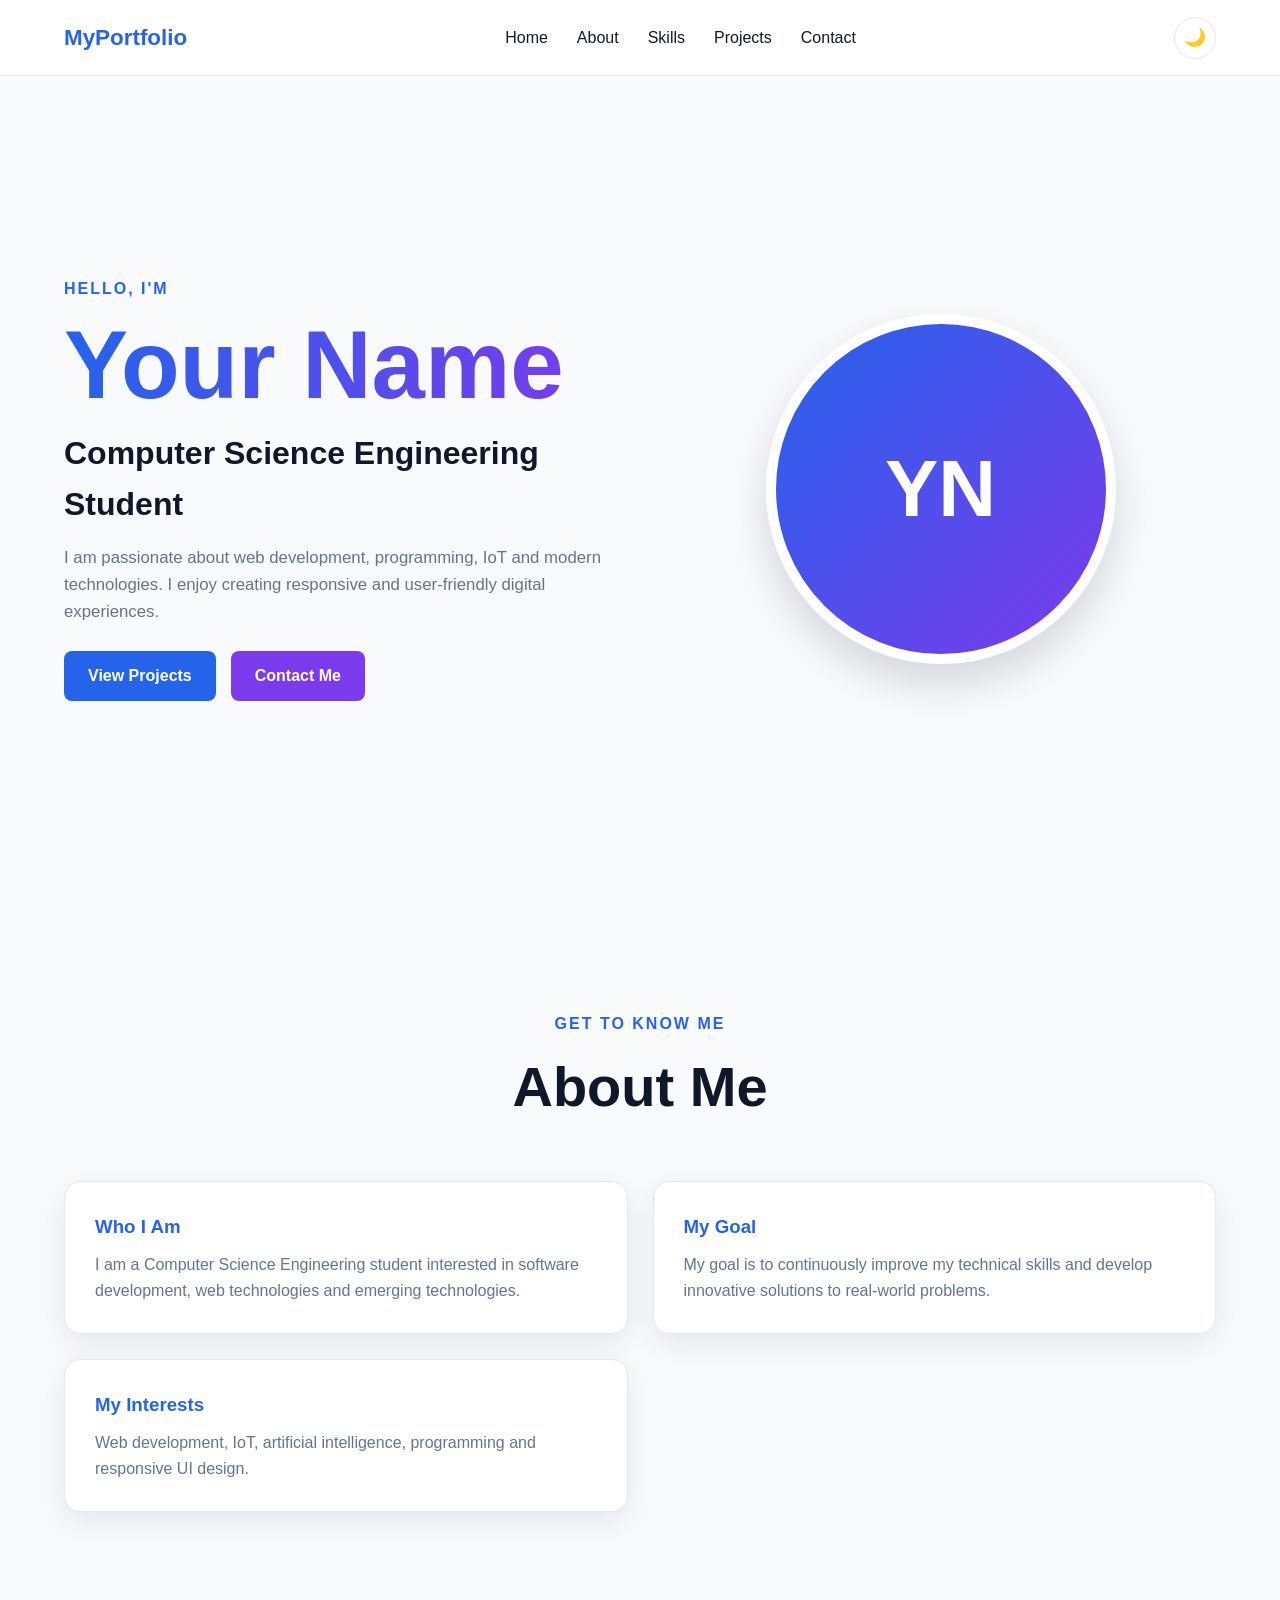
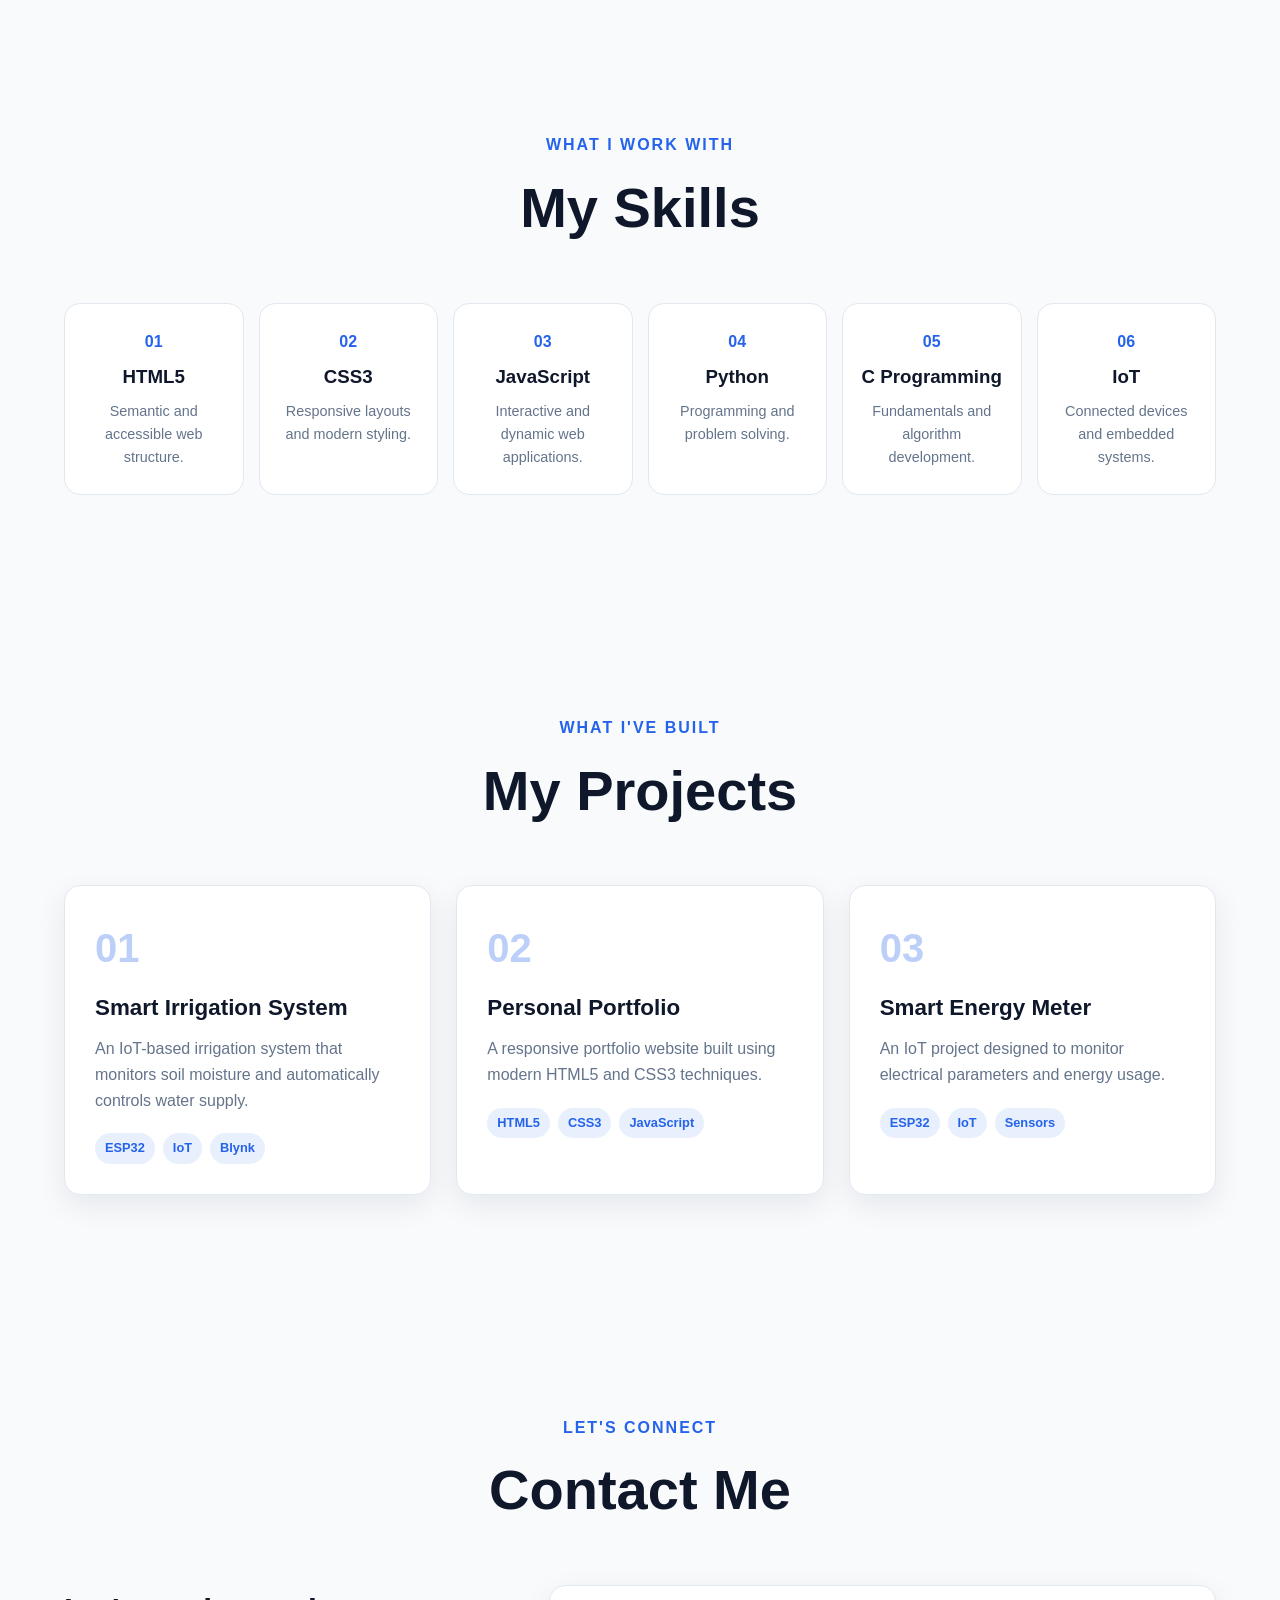
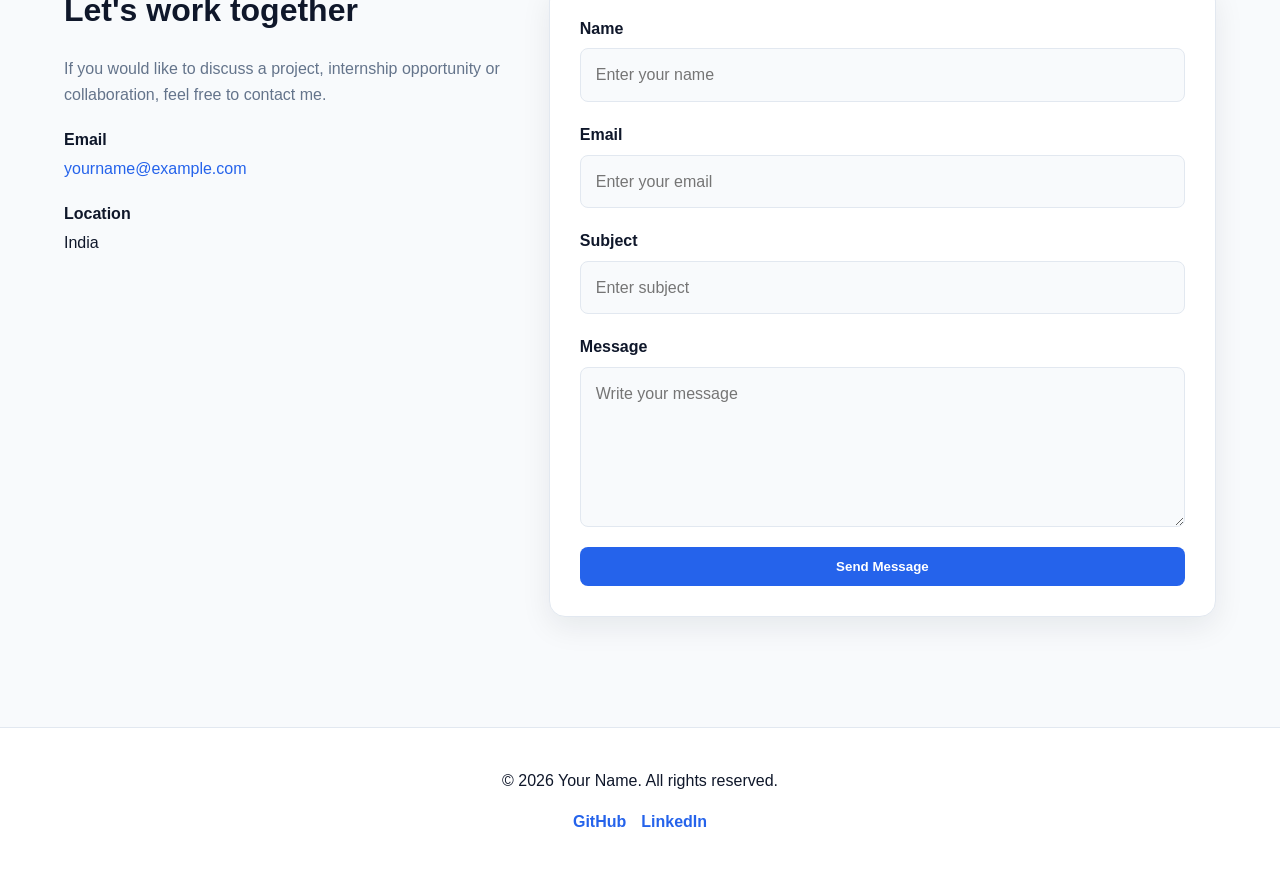
<file: index.html>
<!DOCTYPE html>
<html lang="en">

<head>
    <meta charset="UTF-8">

    <meta name="viewport"
          content="width=device-width, initial-scale=1.0">

    <meta name="description"
          content="Personal portfolio website of a Computer Science Engineering student">

    <meta name="author"
          content="Your Name">

    <title>Your Name | Portfolio</title>

    <!-- CSS -->
    <link rel="stylesheet" href="style.css">
</head>

<body>

    <!-- ================= HEADER ================= -->

    <header class="site-header">

        <div class="container header-container">

            <a href="#home" class="logo">
                MyPortfolio
            </a>

            <nav class="main-navigation"
                 aria-label="Main navigation">

                <ul class="nav-list">

                    <li>
                        <a href="#home">Home</a>
                    </li>

                    <li>
                        <a href="#about">About</a>
                    </li>

                    <li>
                        <a href="#skills">Skills</a>
                    </li>

                    <li>
                        <a href="#projects">Projects</a>
                    </li>

                    <li>
                        <a href="#contact">Contact</a>
                    </li>

                </ul>

            </nav>

            <button
                id="theme-toggle"
                class="theme-toggle"
                type="button"
                aria-label="Toggle dark mode">

                🌙

            </button>

        </div>

    </header>


    <!-- ================= MAIN ================= -->

    <main>

        <!-- ================= HERO ================= -->

        <section id="home" class="hero">

            <div class="container hero-grid">

                <div class="hero-content">

                    <p class="hero-subtitle">
                        Hello, I'm
                    </p>

                    <h1>
                        Your Name
                    </h1>

                    <h2>
                        Computer Science Engineering Student
                    </h2>

                    <p class="hero-description">

                        I am passionate about web development,
                        programming, IoT and modern technologies.
                        I enjoy creating responsive and
                        user-friendly digital experiences.

                    </p>

                    <div class="hero-buttons">

                        <a href="#projects"
                           class="btn">
                            View Projects
                        </a>

                        <a href="#contact"
                           class="btn btn-secondary">
                            Contact Me
                        </a>

                    </div>

                </div>


                <div class="hero-image">

                    <div class="profile-placeholder">
                        <span>YN</span>
                    </div>

                </div>

            </div>

        </section>


        <!-- ================= ABOUT ================= -->

        <section id="about"
                 class="about-section">

            <div class="container">

                <div class="section-title">

                    <p>Get to know me</p>

                    <h2>About Me</h2>

                </div>


                <div class="about-grid">

                    <article class="about-card">

                        <h3>Who I Am</h3>

                        <p>

                            I am a Computer Science Engineering
                            student interested in software development,
                            web technologies and emerging technologies.

                        </p>

                    </article>


                    <article class="about-card">

                        <h3>My Goal</h3>

                        <p>

                            My goal is to continuously improve my
                            technical skills and develop innovative
                            solutions to real-world problems.

                        </p>

                    </article>


                    <article class="about-card">

                        <h3>My Interests</h3>

                        <p>

                            Web development, IoT, artificial intelligence,
                            programming and responsive UI design.

                        </p>

                    </article>

                </div>

            </div>

        </section>


        <!-- ================= SKILLS ================= -->

        <section id="skills"
                 class="skills-section">

            <div class="container">

                <div class="section-title">

                    <p>What I work with</p>

                    <h2>My Skills</h2>

                </div>


                <div class="skills-grid">

                    <article class="skill-card">
                        <span>01</span>
                        <h3>HTML5</h3>
                        <p>Semantic and accessible web structure.</p>
                    </article>


                    <article class="skill-card">
                        <span>02</span>
                        <h3>CSS3</h3>
                        <p>Responsive layouts and modern styling.</p>
                    </article>


                    <article class="skill-card">
                        <span>03</span>
                        <h3>JavaScript</h3>
                        <p>Interactive and dynamic web applications.</p>
                    </article>


                    <article class="skill-card">
                        <span>04</span>
                        <h3>Python</h3>
                        <p>Programming and problem solving.</p>
                    </article>


                    <article class="skill-card">
                        <span>05</span>
                        <h3>C Programming</h3>
                        <p>Fundamentals and algorithm development.</p>
                    </article>


                    <article class="skill-card">
                        <span>06</span>
                        <h3>IoT</h3>
                        <p>Connected devices and embedded systems.</p>
                    </article>

                </div>

            </div>

        </section>


        <!-- ================= PROJECTS ================= -->

        <section id="projects"
                 class="projects-section">

            <div class="container">

                <div class="section-title">

                    <p>What I've built</p>

                    <h2>My Projects</h2>

                </div>


                <div class="projects-grid">


                    <article class="project-card">

                        <div class="project-number">
                            01
                        </div>

                        <div class="project-content">

                            <h3>
                                Smart Irrigation System
                            </h3>

                            <p>

                                An IoT-based irrigation system that
                                monitors soil moisture and automatically
                                controls water supply.

                            </p>

                            <div class="project-tags">

                                <span>ESP32</span>
                                <span>IoT</span>
                                <span>Blynk</span>

                            </div>

                        </div>

                    </article>


                    <article class="project-card">

                        <div class="project-number">
                            02
                        </div>

                        <div class="project-content">

                            <h3>
                                Personal Portfolio
                            </h3>

                            <p>

                                A responsive portfolio website built
                                using modern HTML5 and CSS3 techniques.

                            </p>

                            <div class="project-tags">

                                <span>HTML5</span>
                                <span>CSS3</span>
                                <span>JavaScript</span>

                            </div>

                        </div>

                    </article>


                    <article class="project-card">

                        <div class="project-number">
                            03
                        </div>

                        <div class="project-content">

                            <h3>
                                Smart Energy Meter
                            </h3>

                            <p>

                                An IoT project designed to monitor
                                electrical parameters and energy usage.

                            </p>

                            <div class="project-tags">

                                <span>ESP32</span>
                                <span>IoT</span>
                                <span>Sensors</span>

                            </div>

                        </div>

                    </article>

                </div>

            </div>

        </section>


        <!-- ================= CONTACT ================= -->

        <section id="contact"
                 class="contact-section">

            <div class="container">

                <div class="section-title">

                    <p>Let's connect</p>

                    <h2>Contact Me</h2>

                </div>


                <div class="contact-grid">


                    <div class="contact-info">

                        <h3>
                            Let's work together
                        </h3>

                        <p>

                            If you would like to discuss a project,
                            internship opportunity or collaboration,
                            feel free to contact me.

                        </p>


                        <div class="contact-item">

                            <strong>Email</strong>

                            <a href="mailto:yourname@example.com">
                                yourname@example.com
                            </a>

                        </div>


                        <div class="contact-item">

                            <strong>Location</strong>

                            <span>
                                India
                            </span>

                        </div>

                    </div>


                    <form class="contact-form"
                          action="#"
                          method="post">

                        <div class="form-group">

                            <label for="name">
                                Name
                            </label>

                            <input
                                type="text"
                                id="name"
                                name="name"
                                placeholder="Enter your name"
                                required>

                        </div>


                        <div class="form-group">

                            <label for="email">
                                Email
                            </label>

                            <input
                                type="email"
                                id="email"
                                name="email"
                                placeholder="Enter your email"
                                required>

                        </div>


                        <div class="form-group">

                            <label for="subject">
                                Subject
                            </label>

                            <input
                                type="text"
                                id="subject"
                                name="subject"
                                placeholder="Enter subject"
                                required>

                        </div>


                        <div class="form-group">

                            <label for="message">
                                Message
                            </label>

                            <textarea
                                id="message"
                                name="message"
                                placeholder="Write your message"
                                required></textarea>

                        </div>


                        <button
                            type="submit"
                            class="btn">

                            Send Message

                        </button>

                    </form>

                </div>

            </div>

        </section>

    </main>


    <!-- ================= FOOTER ================= -->

    <footer class="site-footer">

        <div class="container footer-content">

            <p>
                &copy; 2026 Your Name.
                All rights reserved.
            </p>

            <div class="social-links">

                <a href="#"
                   aria-label="GitHub">
                    GitHub
                </a>

                <a href="#"
                   aria-label="LinkedIn">
                    LinkedIn
                </a>

            </div>

        </div>

    </footer>


    <!-- JavaScript -->

    <script src="script.js"></script>

</body>

</html>
</file>
<file: style.css>
/* =========================================
   CSS VARIABLES
========================================= */

:root {

    --primary: #2563eb;
    --secondary: #7c3aed;
    --accent: #06b6d4;

    --background: #f8fafc;
    --surface: #ffffff;

    --text: #0f172a;
    --muted: #64748b;

    --border: #e2e8f0;

    --header: rgba(255, 255, 255, 0.9);

    --shadow:
        0 10px 30px rgba(15, 23, 42, 0.08);

    --shadow-hover:
        0 20px 40px rgba(15, 23, 42, 0.15);

    --radius: 16px;

    --max-width: 1200px;

    --transition: 0.3s ease;
}


/* =========================================
   DARK THEME
========================================= */

body.dark-mode {

    --background: #020617;
    --surface: #0f172a;

    --text: #f8fafc;
    --muted: #94a3b8;

    --border: #1e293b;

    --header: rgba(2, 6, 23, 0.9);

    --shadow:
        0 10px 30px rgba(0, 0, 0, 0.3);

    --shadow-hover:
        0 20px 40px rgba(0, 0, 0, 0.5);
}


/* =========================================
   RESET
========================================= */

* {
    margin: 0;
    padding: 0;
    box-sizing: border-box;
}


html {
    scroll-behavior: smooth;
}


body {

    font-family:
        Arial,
        Helvetica,
        sans-serif;

    background: var(--background);

    color: var(--text);

    line-height: 1.6;

    transition:
        background-color var(--transition),
        color var(--transition);
}


img {
    max-width: 100%;
    display: block;
}


a {
    text-decoration: none;
    color: inherit;
}


ul {
    list-style: none;
}


/* =========================================
   CONTAINER
========================================= */

.container {

    width: min(
        90%,
        var(--max-width)
    );

    margin-inline: auto;
}


/* =========================================
   HEADER
========================================= */

.site-header {

    position: sticky;

    top: 0;

    z-index: 1000;

    background: var(--header);

    backdrop-filter: blur(15px);

    border-bottom:
        1px solid var(--border);
}


.header-container {

    min-height: 70px;

    display: flex;

    align-items: center;

    justify-content: space-between;

    gap: 20px;
}


.logo {

    font-size: 1.4rem;

    font-weight: 800;

    color: var(--primary);
}


.nav-list {

    display: flex;

    align-items: center;

    justify-content: center;

    flex-wrap: wrap;

    gap: 5px;
}


.nav-list a {

    display: block;

    padding: 8px 12px;

    border-radius: 8px;

    transition:
        background-color var(--transition),
        color var(--transition);
}


.nav-list a:hover,
.nav-list a:focus {

    background: var(--primary);

    color: white;
}


/* =========================================
   THEME BUTTON
========================================= */

.theme-toggle {

    border: none;

    background: var(--surface);

    color: var(--text);

    border:
        1px solid var(--border);

    border-radius: 50%;

    width: 42px;

    height: 42px;

    cursor: pointer;

    font-size: 1.1rem;

    transition:
        transform var(--transition);
}


.theme-toggle:hover {

    transform: rotate(20deg) scale(1.05);
}


/* =========================================
   HERO
========================================= */

.hero {

    min-height:
        calc(100vh - 70px);

    display: grid;

    place-items: center;

    padding: 70px 0;
}


.hero-grid {

    display: grid;

    grid-template-columns: 1fr;

    gap: 50px;

    align-items: center;
}


.hero-content {

    display: flex;

    flex-direction: column;

    gap: 15px;
}


.hero-subtitle {

    color: var(--primary);

    font-weight: 700;

    text-transform: uppercase;

    letter-spacing: 2px;
}


.hero-content h1 {

    font-size:
        clamp(
            3rem,
            10vw,
            6rem
        );

    line-height: 1;

    background:
        linear-gradient(
            90deg,
            var(--primary),
            var(--secondary)
        );

    -webkit-background-clip: text;

    -webkit-text-fill-color: transparent;
}


.hero-content h2 {

    font-size:
        clamp(
            1.2rem,
            3vw,
            2rem
        );

    font-weight: 600;
}


.hero-description {

    max-width: 650px;

    color: var(--muted);

    font-size: 1.05rem;
}


.hero-buttons {

    display: flex;

    flex-wrap: wrap;

    gap: 15px;

    margin-top: 10px;
}


/* =========================================
   BUTTONS
========================================= */

.btn {

    display: inline-flex;

    align-items: center;

    justify-content: center;

    padding: 12px 24px;

    border-radius: 8px;

    border: none;

    background: var(--primary);

    color: white;

    font-weight: 700;

    cursor: pointer;

    transition:
        transform var(--transition),
        box-shadow var(--transition);
}


.btn:hover,
.btn:focus {

    transform: translateY(-3px);

    box-shadow: var(--shadow-hover);
}


.btn-secondary {

    background: var(--secondary);
}


/* =========================================
   HERO IMAGE
========================================= */

.hero-image {

    display: grid;

    place-items: center;
}


.profile-placeholder {

    width:
        min(
            70vw,
            350px
        );

    aspect-ratio: 1;

    display: grid;

    place-items: center;

    border-radius: 50%;

    background:
        linear-gradient(
            135deg,
            var(--primary),
            var(--secondary)
        );

    box-shadow: var(--shadow-hover);

    border:
        10px solid var(--surface);
}


.profile-placeholder span {

    color: white;

    font-size: 5rem;

    font-weight: 800;
}


/* =========================================
   SECTIONS
========================================= */

section {

    padding: 90px 0;
}


.section-title {

    text-align: center;

    margin-bottom: 50px;
}


.section-title p {

    color: var(--primary);

    font-weight: 700;

    text-transform: uppercase;

    letter-spacing: 2px;
}


.section-title h2 {

    font-size:
        clamp(
            2rem,
            5vw,
            3.5rem
        );

    margin-top: 5px;
}


/* =========================================
   ABOUT
========================================= */

.about-grid {

    display: grid;

    grid-template-columns: 1fr;

    gap: 25px;
}


.about-card {

    padding: 30px;

    background: var(--surface);

    border:
        1px solid var(--border);

    border-radius: var(--radius);

    box-shadow: var(--shadow);

    transition:
        transform var(--transition),
        box-shadow var(--transition);
}


.about-card:hover {

    transform: translateY(-8px);

    box-shadow: var(--shadow-hover);
}


.about-card h3 {

    margin-bottom: 10px;

    color: var(--primary);
}


.about-card p {

    color: var(--muted);
}


/* =========================================
   SKILLS
========================================= */

.skills-grid {

    display: grid;

    grid-template-columns:
        repeat(
            2,
            1fr
        );

    gap: 15px;
}


.skill-card {

    padding: 25px 15px;

    text-align: center;

    background: var(--surface);

    border:
        1px solid var(--border);

    border-radius: var(--radius);

    transition:
        transform var(--transition),
        border-color var(--transition);
}


.skill-card:hover {

    transform: translateY(-6px);

    border-color: var(--primary);
}


.skill-card span {

    color: var(--primary);

    font-weight: 800;
}


.skill-card h3 {

    margin: 8px 0;
}


.skill-card p {

    color: var(--muted);

    font-size: 0.9rem;
}


/* =========================================
   PROJECTS
========================================= */

.projects-grid {

    display: grid;

    grid-template-columns: 1fr;

    gap: 25px;
}


.project-card {

    padding: 30px;

    background: var(--surface);

    border:
        1px solid var(--border);

    border-radius: var(--radius);

    box-shadow: var(--shadow);

    transition:
        transform var(--transition),
        box-shadow var(--transition);
}


.project-card:hover {

    transform: translateY(-8px);

    box-shadow: var(--shadow-hover);
}


.project-number {

    font-size: 2.5rem;

    font-weight: 900;

    color: var(--primary);

    opacity: 0.3;
}


.project-content h3 {

    margin: 10px 0;

    font-size: 1.4rem;
}


.project-content p {

    color: var(--muted);

    margin-bottom: 20px;
}


.project-tags {

    display: flex;

    flex-wrap: wrap;

    gap: 8px;
}


.project-tags span {

    padding: 5px 10px;

    border-radius: 20px;

    background:
        rgba(
            37,
            99,
            235,
            0.1
        );

    color: var(--primary);

    font-size: 0.8rem;

    font-weight: 700;
}


/* =========================================
   CONTACT
========================================= */

.contact-grid {

    display: grid;

    grid-template-columns: 1fr;

    gap: 40px;
}


.contact-info {

    display: flex;

    flex-direction: column;

    gap: 20px;
}


.contact-info h3 {

    font-size: 2rem;
}


.contact-info > p {

    color: var(--muted);
}


.contact-item {

    display: flex;

    flex-direction: column;

    gap: 3px;
}


.contact-item a {

    color: var(--primary);
}


.contact-form {

    display: flex;

    flex-direction: column;

    gap: 20px;

    padding: 30px;

    background: var(--surface);

    border:
        1px solid var(--border);

    border-radius: var(--radius);

    box-shadow: var(--shadow);
}


.form-group {

    display: flex;

    flex-direction: column;

    gap: 7px;
}


.form-group label {

    font-weight: 700;
}


.form-group input,
.form-group textarea {

    width: 100%;

    padding: 13px 15px;

    border:
        1px solid var(--border);

    border-radius: 8px;

    background: var(--background);

    color: var(--text);

    font: inherit;

    outline: none;

    transition:
        border-color var(--transition),
        box-shadow var(--transition);
}


.form-group input:focus,
.form-group textarea:focus {

    border-color: var(--primary);

    box-shadow:
        0 0 0 3px
        rgba(
            37,
            99,
            235,
            0.15
        );
}


.form-group textarea {

    min-height: 160px;

    resize: vertical;
}


/* =========================================
   FOOTER
========================================= */

.site-footer {

    padding: 40px 0;

    background: var(--surface);

    border-top:
        1px solid var(--border);
}


.footer-content {

    display: flex;

    flex-direction: column;

    align-items: center;

    gap: 15px;

    text-align: center;
}


.social-links {

    display: flex;

    gap: 15px;
}


.social-links a {

    color: var(--primary);

    font-weight: 700;
}


.social-links a:hover {

    color: var(--secondary);
}


/* =========================================
   TABLET
========================================= */

@media (min-width: 600px) {

    .header-container {

        min-height: 75px;
    }


    .hero-grid {

        grid-template-columns:
            1.2fr
            0.8fr;
    }


    .about-grid {

        grid-template-columns:
            repeat(
                2,
                1fr
            );
    }


    .projects-grid {

        grid-template-columns:
            repeat(
                2,
                1fr
            );
    }


    .contact-grid {

        grid-template-columns:
            0.8fr
            1.2fr;
    }


    .skills-grid {

        grid-template-columns:
            repeat(
                3,
                1fr
            );
    }
}


/* =========================================
   DESKTOP
========================================= */

@media (min-width: 900px) {

    .hero {

        min-height:
            calc(100vh - 75px);
    }


    .skills-grid {

        grid-template-columns:
            repeat(
                3,
                1fr
            );
    }


    .projects-grid {

        grid-template-columns:
            repeat(
                3,
                1fr
            );
    }
}


/* =========================================
   LARGE DESKTOP
========================================= */

@media (min-width: 1200px) {

    section {

        padding: 110px 0;
    }


    .hero-grid {

        grid-template-columns:
            1fr
            1fr;
    }


    .skills-grid {

        grid-template-columns:
            repeat(
                6,
                1fr
            );
    }
}


/* =========================================
   MOBILE
========================================= */

@media (max-width: 599px) {

    .header-container {

        flex-wrap: wrap;

        justify-content: center;

        padding: 15px 0;
    }


    .logo {

        width: 100%;

        text-align: center;
    }


    .nav-list {

        gap: 2px;
    }


    .nav-list a {

        font-size: 0.85rem;

        padding:
            6px 8px;
    }


    .hero-content {

        text-align: center;

        align-items: center;
    }


    .hero-buttons {

        justify-content: center;
    }


    .hero-image {

        order: -1;
    }


    .profile-placeholder span {

        font-size: 4rem;
    }
}


/* =========================================
   REDUCED MOTION
========================================= */

@media (prefers-reduced-motion: reduce) {

    html {

        scroll-behavior: auto;
    }


    * {

        transition: none !important;
    }
}
</file>
